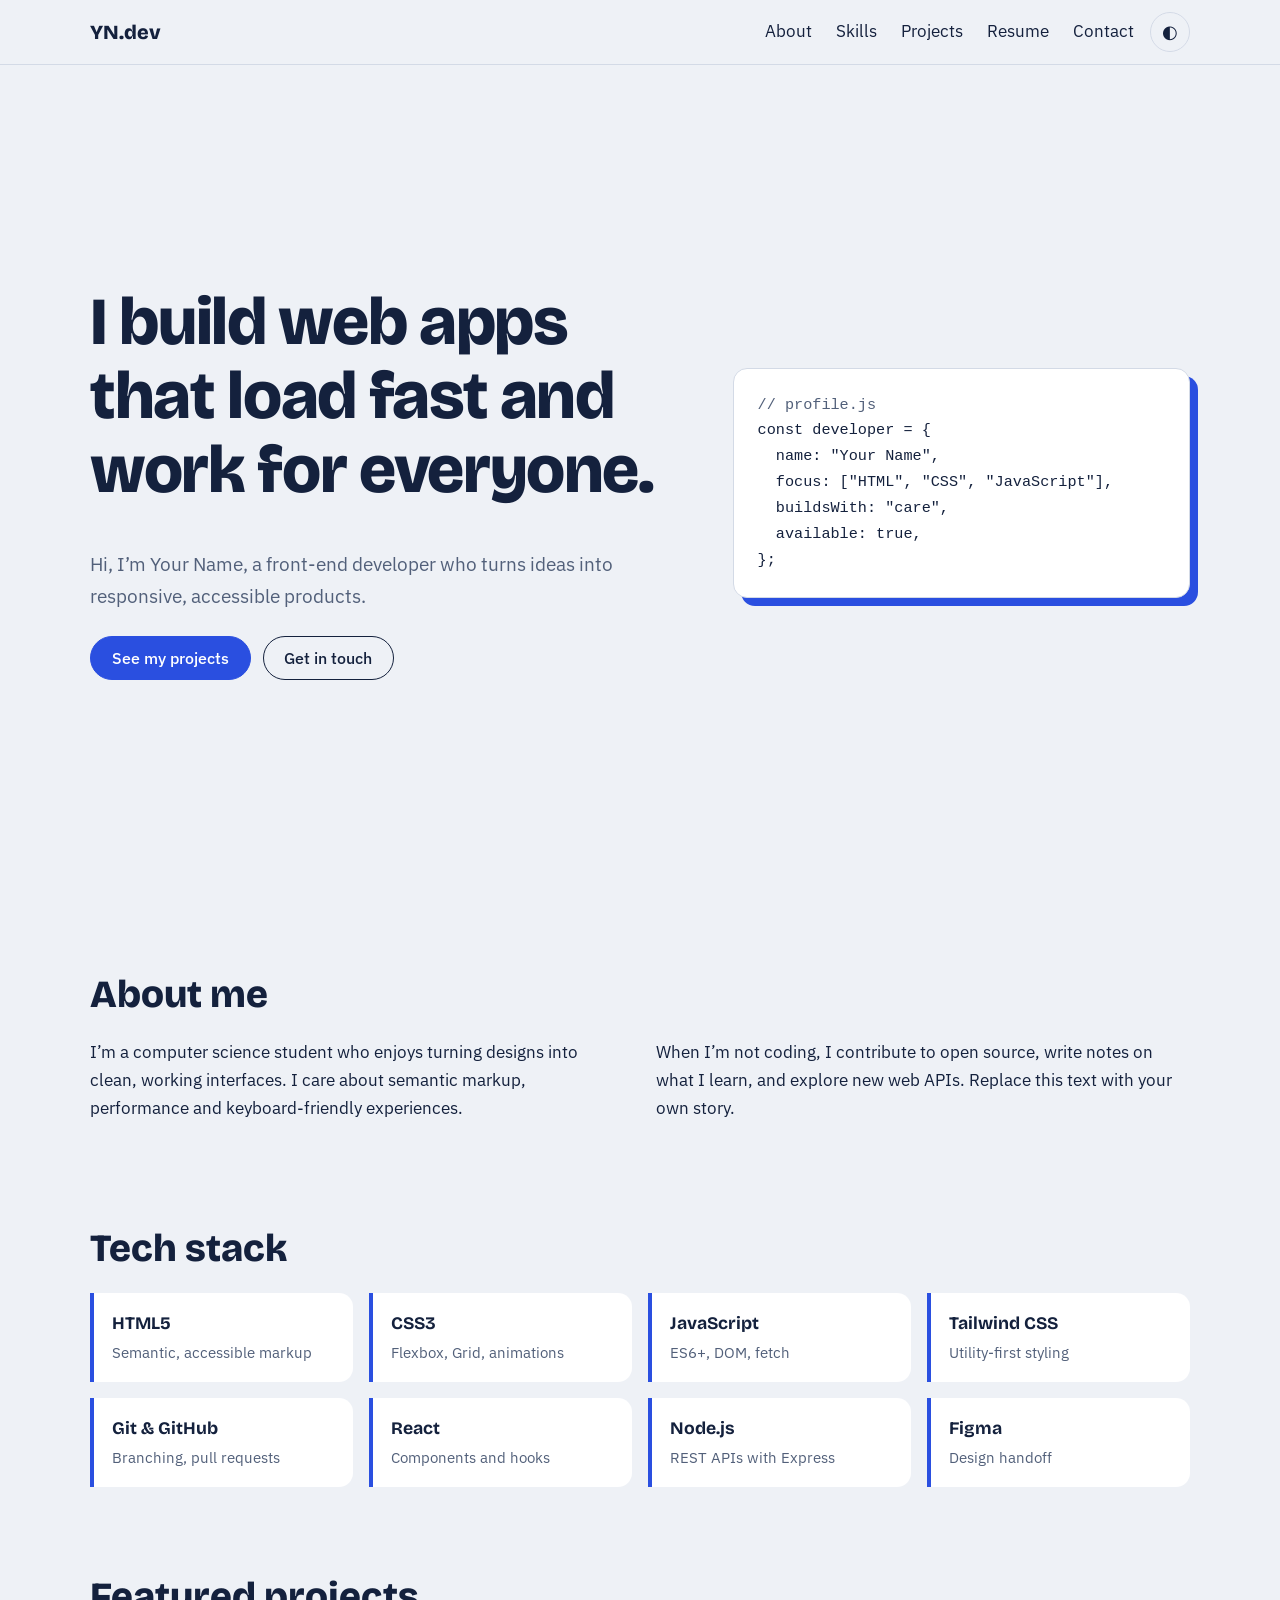
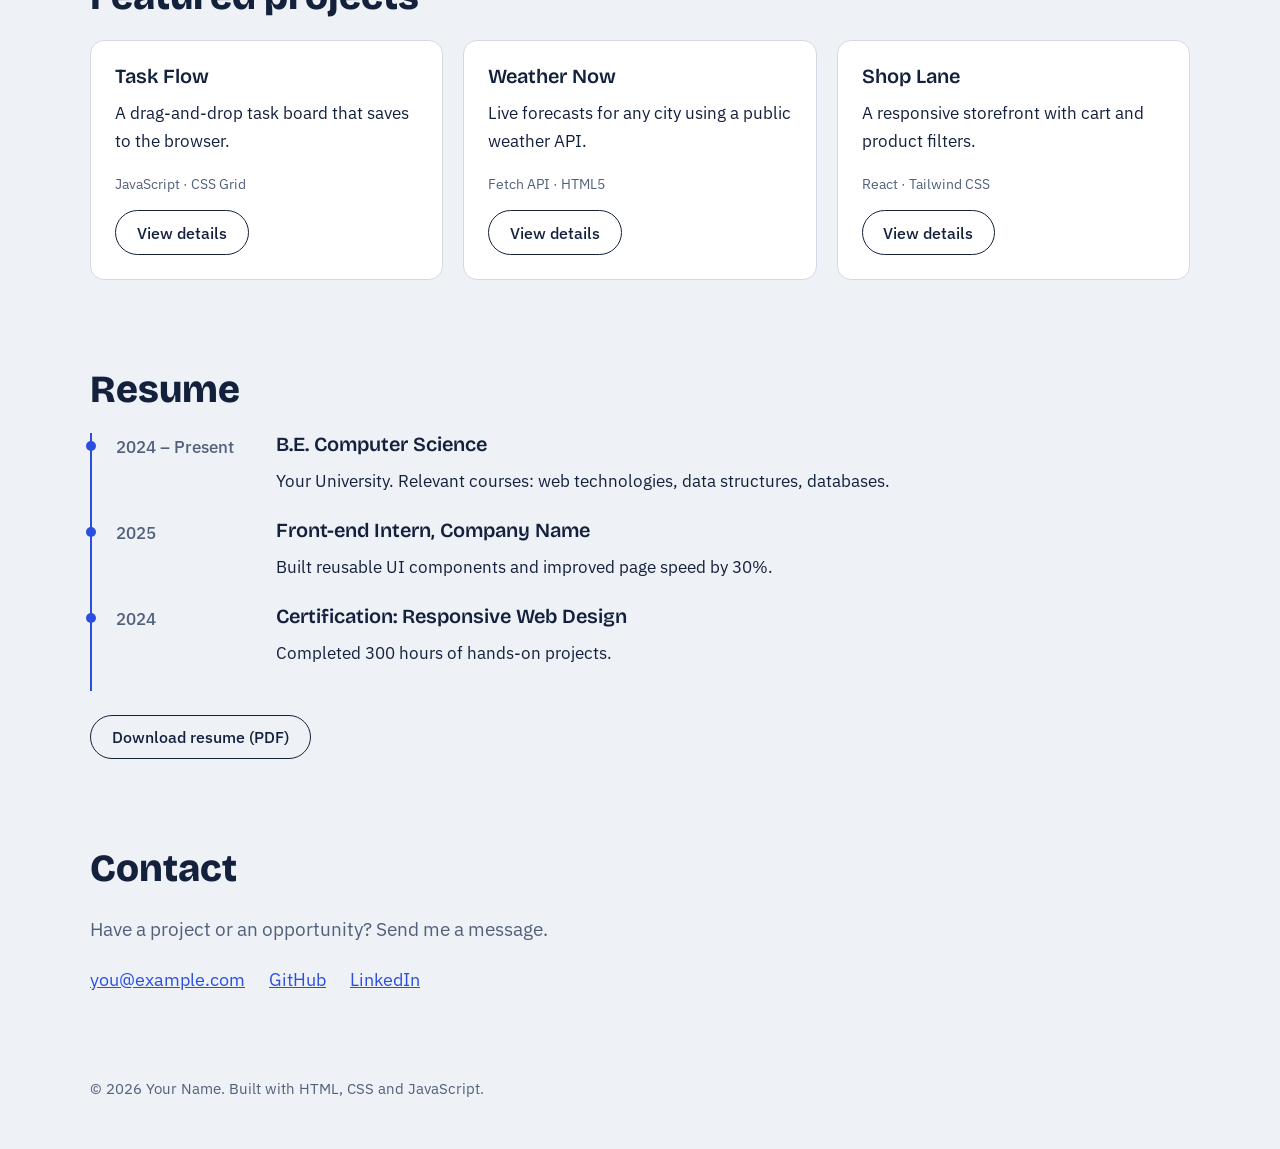
<file: Task-1/index.html>
<!DOCTYPE html>
<html lang="en" data-theme="light">
<head>
<meta charset="UTF-8">
<meta name="viewport" content="width=device-width, initial-scale=1">
<title>Your Name | Developer Portfolio</title>
<meta name="description" content="Portfolio of Your Name, a web developer building fast, accessible, responsive sites.">
<link rel="preconnect" href="https://fonts.googleapis.com">
<link rel="preconnect" href="https://fonts.gstatic.com" crossorigin>
<link href="https://fonts.googleapis.com/css2?family=Bricolage+Grotesque:wght@600;800&family=IBM+Plex+Sans:wght@400;500&display=swap" rel="stylesheet">
<link rel="stylesheet" href="style.css">
<script>try{var t=localStorage.getItem('theme')||(matchMedia('(prefers-color-scheme: dark)').matches?'dark':'light');document.documentElement.dataset.theme=t}catch(e){}</script>
</head>
<body>
<a class="skip" href="#main">Skip to content</a>

<header class="site-header">
  <div class="wrap bar">
    <a href="#home" class="logo">YN.dev</a>
    <nav id="nav" aria-label="Main">
      <a href="#about">About</a><a href="#skills">Skills</a><a href="#projects">Projects</a><a href="#resume">Resume</a><a href="#contact">Contact</a>
    </nav>
    <button id="theme" class="icon-btn" aria-label="Switch to dark theme"><span aria-hidden="true">◐</span></button>
    <button id="menu" class="icon-btn" aria-label="Open menu" aria-expanded="false" aria-controls="nav"><span aria-hidden="true">☰</span></button>
  </div>
</header>

<main id="main">
  <section id="home" class="hero wrap">
    <div>
      <h1>I build web apps that load fast and work for everyone.</h1>
      <p class="lead">Hi, I’m Your Name, a front-end developer who turns ideas into responsive, accessible products.</p>
      <div class="actions">
        <a class="btn primary" href="#projects">See my projects</a>
        <a class="btn" href="#contact">Get in touch</a>
      </div>
    </div>
    <pre class="code" aria-label="Code snippet describing the developer"><code><span class="c">// profile.js</span>
const developer = {
  name: "Your Name",
  focus: ["HTML", "CSS", "JavaScript"],
  buildsWith: "care",
  available: true,
};</code></pre>
  </section>

  <section id="about" class="wrap section">
    <h2>About me</h2>
    <div class="two">
      <p>I’m a computer science student who enjoys turning designs into clean, working interfaces. I care about semantic markup, performance and keyboard-friendly experiences.</p>
      <p>When I’m not coding, I contribute to open source, write notes on what I learn, and explore new web APIs. Replace this text with your own story.</p>
    </div>
  </section>

  <section id="skills" class="wrap section">
    <h2>Tech stack</h2>
    <ul class="skills">
      <li><strong>HTML5</strong><span>Semantic, accessible markup</span></li>
      <li><strong>CSS3</strong><span>Flexbox, Grid, animations</span></li>
      <li><strong>JavaScript</strong><span>ES6+, DOM, fetch</span></li>
      <li><strong>Tailwind CSS</strong><span>Utility-first styling</span></li>
      <li><strong>Git &amp; GitHub</strong><span>Branching, pull requests</span></li>
      <li><strong>React</strong><span>Components and hooks</span></li>
      <li><strong>Node.js</strong><span>REST APIs with Express</span></li>
      <li><strong>Figma</strong><span>Design handoff</span></li>
    </ul>
  </section>

  <section id="projects" class="wrap section">
    <h2>Featured projects</h2>
    <div class="projects">
      <article class="card">
        <h3>Task Flow</h3>
        <p>A drag-and-drop task board that saves to the browser.</p>
        <p class="tags">JavaScript · CSS Grid</p>
        <button class="btn" data-project="0">View details</button>
      </article>
      <article class="card">
        <h3>Weather Now</h3>
        <p>Live forecasts for any city using a public weather API.</p>
        <p class="tags">Fetch API · HTML5</p>
        <button class="btn" data-project="1">View details</button>
      </article>
      <article class="card">
        <h3>Shop Lane</h3>
        <p>A responsive storefront with cart and product filters.</p>
        <p class="tags">React · Tailwind CSS</p>
        <button class="btn" data-project="2">View details</button>
      </article>
    </div>
  </section>

  <section id="resume" class="wrap section">
    <h2>Resume</h2>
    <ol class="timeline">
      <li><time>2024 – Present</time><div><h3>B.E. Computer Science</h3><p>Your University. Relevant courses: web technologies, data structures, databases.</p></div></li>
      <li><time>2025</time><div><h3>Front-end Intern, Company Name</h3><p>Built reusable UI components and improved page speed by 30%.</p></div></li>
      <li><time>2024</time><div><h3>Certification: Responsive Web Design</h3><p>Completed 300 hours of hands-on projects.</p></div></li>
    </ol>
    <a class="btn" href="resume.pdf" download>Download resume (PDF)</a>
  </section>

  <section id="contact" class="wrap section">
    <h2>Contact</h2>
    <p class="lead">Have a project or an opportunity? Send me a message.</p>
    <ul class="links">
      <li><a href="mailto:you@example.com">you@example.com</a></li>
      <li><a href="https://github.com/your-username" target="_blank" rel="noopener">GitHub</a></li>
      <li><a href="https://linkedin.com/in/your-username" target="_blank" rel="noopener">LinkedIn</a></li>
    </ul>
  </section>
</main>

<footer class="wrap foot">© <span id="year"></span> Your Name. Built with HTML, CSS and JavaScript.</footer>

<dialog id="modal" aria-labelledby="m-title">
  <button class="icon-btn close" id="close" aria-label="Close dialog">✕</button>
  <h3 id="m-title"></h3>
  <p id="m-desc"></p>
  <p class="tags" id="m-tech"></p>
  <div class="actions"><a class="btn primary" id="m-live" target="_blank" rel="noopener">Live demo</a><a class="btn" id="m-code" target="_blank" rel="noopener">Source code</a></div>
</dialog>
<script src="script.js"></script>
</body>
</html>
</file>
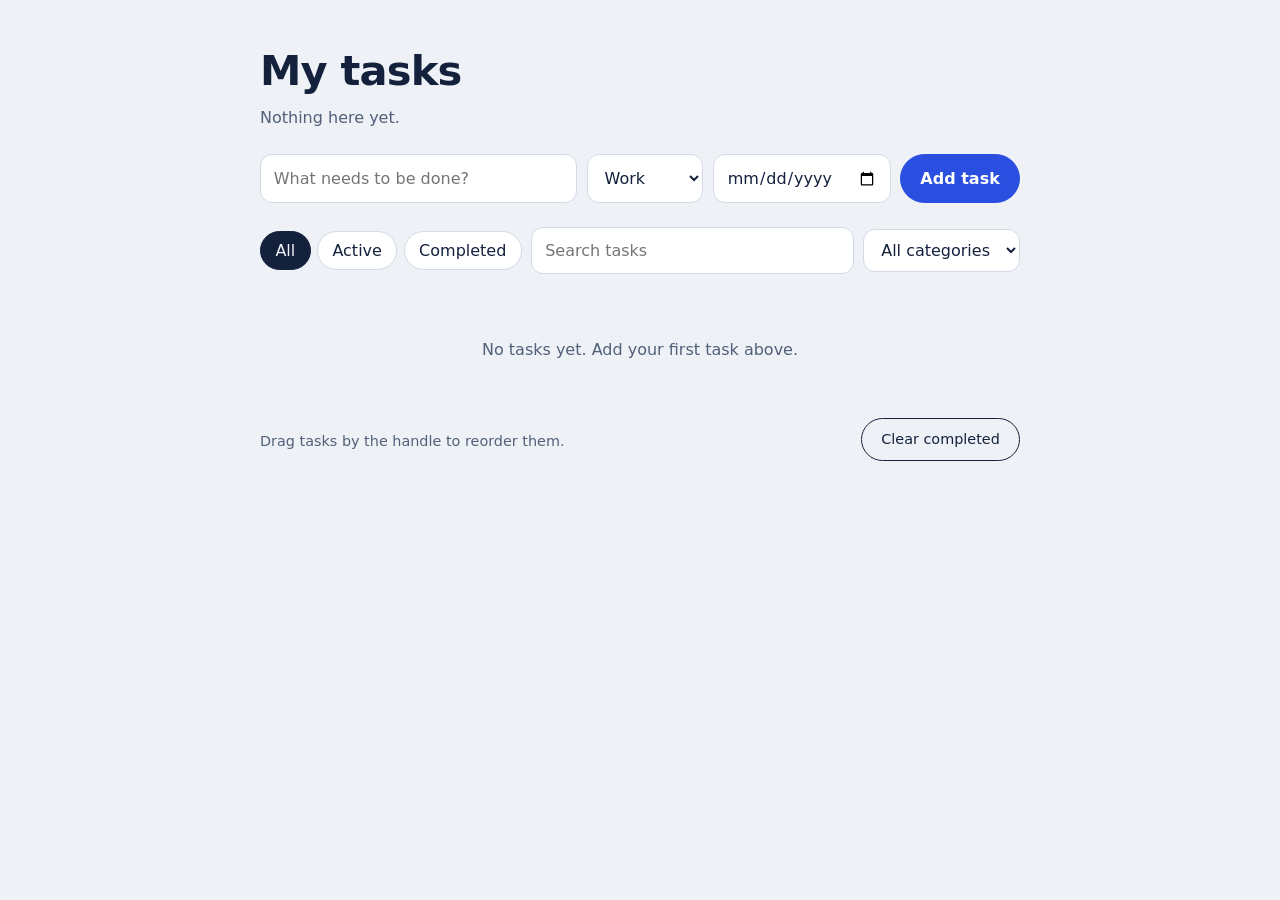
<file: Task-2/index.html>
<!DOCTYPE html>
<html lang="en">
<head>
<meta charset="UTF-8">
<meta name="viewport" content="width=device-width, initial-scale=1">
<title>Task Manager | Plan your day</title>
<meta name="description" content="A task manager with categories, due dates, filters and search. Your tasks are saved in your browser.">
<link rel="stylesheet" href="style.css">
</head>
<body>
<main class="app">
  <header class="top">
    <h1>My tasks</h1>
    <p id="summary" class="muted" aria-live="polite"></p>
  </header>

  <form id="add-form" class="add" autocomplete="off">
    <label class="sr" for="title">Task title</label>
    <input id="title" name="title" type="text" placeholder="What needs to be done?" maxlength="120" required>
    <label class="sr" for="category">Category</label>
    <select id="category" name="category">
      <option>Work</option><option>Personal</option><option>Study</option>
    </select>
    <label class="sr" for="due">Due date</label>
    <input id="due" name="due" type="date">
    <button class="btn primary" type="submit">Add task</button>
  </form>
  <p id="error" class="error" role="alert" hidden></p>

  <div class="tools">
    <div class="filters" role="group" aria-label="Filter by status">
      <button class="chip active" data-filter="all" aria-pressed="true">All</button>
      <button class="chip" data-filter="active" aria-pressed="false">Active</button>
      <button class="chip" data-filter="completed" aria-pressed="false">Completed</button>
    </div>
    <label class="sr" for="search">Search tasks</label>
    <input id="search" type="search" placeholder="Search tasks">
    <label class="sr" for="cat-filter">Filter by category</label>
    <select id="cat-filter">
      <option value="all">All categories</option><option>Work</option><option>Personal</option><option>Study</option>
    </select>
  </div>

  <ul id="list" class="list" aria-label="Task list"></ul>
  <p id="empty" class="empty" hidden></p>

  <footer class="foot">
    <span class="muted">Drag tasks by the handle to reorder them.</span>
    <button id="clear" class="btn" type="button">Clear completed</button>
  </footer>
</main>

<dialog id="edit-dialog" aria-labelledby="edit-title">
  <form id="edit-form" method="dialog">
    <h2 id="edit-title">Edit task</h2>
    <label for="e-title">Title</label>
    <input id="e-title" type="text" maxlength="120" required>
    <label for="e-category">Category</label>
    <select id="e-category"><option>Work</option><option>Personal</option><option>Study</option></select>
    <label for="e-due">Due date</label>
    <input id="e-due" type="date">
    <div class="row">
      <button class="btn" type="button" id="e-cancel">Cancel</button>
      <button class="btn primary" type="submit">Save changes</button>
    </div>
  </form>
</dialog>
<script src="app.js"></script>
</body>
</html>
</file>
<file: Task-1/style.css>
:root{--bg:#eef1f6;--surface:#fff;--ink:#14213d;--muted:#52607a;--line:#d3dae6;--accent:#2a4fe0;--on-accent:#fff;--r:14px}
[data-theme=dark]{--bg:#0e1526;--surface:#16203a;--ink:#e8edf8;--muted:#a3b0cc;--line:#2a3757;--accent:#8aa8ff;--on-accent:#0e1526}
*{box-sizing:border-box}
html{scroll-behavior:smooth;scroll-padding-top:5rem}
body{margin:0;background:var(--bg);color:var(--ink);font:400 1.0625rem/1.65 "IBM Plex Sans",system-ui,sans-serif;transition:background .25s,color .25s}
h1,h2,h3{font-family:"Bricolage Grotesque",system-ui,sans-serif;line-height:1.1;margin:0 0 .6em}
h1{font-size:clamp(2.2rem,6vw,4.2rem);font-weight:800;letter-spacing:-.02em}
h2{font-size:clamp(1.7rem,4vw,2.4rem);font-weight:800}
h3{font-size:1.25rem;font-weight:600}
p{margin:0 0 1em;max-width:62ch}
a{color:var(--accent)}
:focus-visible{outline:3px solid var(--accent);outline-offset:3px}
.wrap{width:min(1100px,100% - 2.5rem);margin-inline:auto}
.section{padding:4.5rem 0 1rem}
.skip{position:absolute;left:-999px}.skip:focus{left:1rem;top:1rem;background:var(--surface);padding:.5rem 1rem;z-index:99}
.lead{font-size:1.2rem;color:var(--muted)}

.site-header{position:sticky;top:0;z-index:10;background:color-mix(in srgb,var(--bg) 88%,transparent);backdrop-filter:blur(8px);border-bottom:1px solid var(--line)}
.bar{display:flex;align-items:center;gap:1rem;height:4rem}
.logo{font:800 1.25rem "Bricolage Grotesque",sans-serif;color:var(--ink);text-decoration:none;margin-right:auto}
nav{display:flex;gap:1.5rem}
nav a{color:var(--ink);text-decoration:none;padding:.25rem 0;border-bottom:2px solid transparent}
nav a:hover,nav a.active{border-color:var(--accent)}
.icon-btn{background:none;border:1px solid var(--line);color:var(--ink);width:2.5rem;height:2.5rem;border-radius:50%;font-size:1.1rem;cursor:pointer}
#menu{display:none}

.hero{display:grid;grid-template-columns:1.3fr 1fr;gap:3rem;align-items:center;min-height:calc(100vh - 4rem);padding:3rem 0}
.actions{display:flex;flex-wrap:wrap;gap:.75rem;margin-top:1.5rem}
.btn{display:inline-block;font:500 1rem "IBM Plex Sans",sans-serif;padding:.7rem 1.3rem;border-radius:999px;border:1.5px solid var(--ink);background:none;color:var(--ink);text-decoration:none;cursor:pointer;transition:transform .15s,background .15s}
.btn:hover{transform:translateY(-2px)}
.btn.primary{background:var(--accent);border-color:var(--accent);color:var(--on-accent)}
.code{margin:0;padding:1.5rem;background:var(--surface);border:1px solid var(--line);border-radius:var(--r);font:.95rem/1.7 ui-monospace,Consolas,monospace;overflow-x:auto;box-shadow:8px 8px 0 var(--accent)}
.code .c{color:var(--muted)}

.two{display:grid;grid-template-columns:1fr 1fr;gap:2rem}
.skills{list-style:none;margin:0;padding:0;display:grid;grid-template-columns:repeat(auto-fill,minmax(210px,1fr));gap:1rem}
.skills li{border-left:4px solid var(--accent);background:var(--surface);padding:1rem 1.1rem;border-radius:0 var(--r) var(--r) 0}
.skills strong{display:block;font-family:"Bricolage Grotesque",sans-serif;font-size:1.1rem}
.skills span{color:var(--muted);font-size:.95rem}

.projects{display:grid;grid-template-columns:repeat(auto-fit,minmax(260px,1fr));gap:1.25rem}
.card{background:var(--surface);border:1px solid var(--line);border-radius:var(--r);padding:1.5rem;display:flex;flex-direction:column}
.card .btn{margin-top:auto;align-self:flex-start}
.tags{color:var(--muted);font-size:.9rem}

.timeline{list-style:none;margin:0 0 1.5rem;padding:0 0 0 1.5rem;border-left:2px solid var(--accent)}
.timeline li{display:grid;grid-template-columns:9rem 1fr;gap:1rem;padding:0 0 1.5rem;position:relative}
.timeline li::before{content:"";position:absolute;left:calc(-1.5rem - 6px);top:.5rem;width:10px;height:10px;border-radius:50%;background:var(--accent)}
.timeline time{color:var(--muted);font-weight:500}
.timeline p{margin:0}
.links{list-style:none;padding:0;display:flex;flex-wrap:wrap;gap:1.5rem;font-size:1.15rem}
.foot{padding:3rem 0;color:var(--muted);font-size:.95rem}

dialog{width:min(520px,100% - 2rem);border:1px solid var(--line);border-radius:var(--r);background:var(--surface);color:var(--ink);padding:2rem;position:relative}
dialog::backdrop{background:rgba(5,10,25,.6)}
dialog[open]{animation:pop .2s ease-out}
.close{position:absolute;right:1rem;top:1rem}
@keyframes pop{from{opacity:0;transform:scale(.96)}}

@media (max-width:760px){
  #menu{display:block}
  nav{position:absolute;top:4rem;left:0;right:0;flex-direction:column;gap:0;background:var(--bg);border-bottom:1px solid var(--line);padding:.5rem 1.25rem;display:none}
  nav.open{display:flex}
  nav a{padding:.8rem 0}
  .hero,.two{grid-template-columns:1fr}
  .hero{min-height:auto}
  .timeline li{grid-template-columns:1fr;gap:.2rem}
}
@media (prefers-reduced-motion:reduce){html{scroll-behavior:auto}*{transition:none!important;animation:none!important}}
</file>
<file: Task-2/style.css>
:root{--bg:#eef1f6;--surface:#fff;--ink:#14213d;--muted:#52607a;--line:#d3dae6;--accent:#2a4fe0;--on-accent:#fff;--danger:#c0332b;--ok:#1f8a4c;--work:#2a4fe0;--personal:#b5469a;--study:#c27a00;--r:12px}
@media (prefers-color-scheme:dark){:root{--bg:#0e1526;--surface:#16203a;--ink:#e8edf8;--muted:#a3b0cc;--line:#2a3757;--accent:#8aa8ff;--on-accent:#0e1526;--danger:#ff8a80;--ok:#6fdc9b;--work:#8aa8ff;--personal:#f090d6;--study:#f0b84a}}
*{box-sizing:border-box}
body{margin:0;background:var(--bg);color:var(--ink);font:400 1rem/1.5 system-ui,-apple-system,"Segoe UI",Roboto,sans-serif}
.app{width:min(760px,100% - 2rem);margin:0 auto;padding:2.5rem 0 3rem}
h1{font-size:clamp(1.8rem,5vw,2.6rem);margin:0;letter-spacing:-.02em}
h2{margin:0 0 1rem}
.muted{color:var(--muted);margin:.25rem 0 0}
.sr{position:absolute;width:1px;height:1px;overflow:hidden;clip:rect(0 0 0 0)}
:focus-visible{outline:3px solid var(--accent);outline-offset:2px}
input,select,button{font:inherit;color:inherit}
input,select{background:var(--surface);border:1.5px solid var(--line);border-radius:var(--r);padding:.65rem .8rem;min-width:0}
input:focus,select:focus{border-color:var(--accent)}
.add{display:grid;grid-template-columns:1fr auto auto auto;gap:.6rem;margin:1.5rem 0 .5rem}
.error{color:var(--danger);margin:.25rem 0 0}
.btn{border:1.5px solid var(--ink);background:none;border-radius:999px;padding:.6rem 1.2rem;cursor:pointer;transition:transform .15s}
.btn:hover{transform:translateY(-1px)}
.btn.primary{background:var(--accent);border-color:var(--accent);color:var(--on-accent);font-weight:600}
.tools{display:flex;flex-wrap:wrap;gap:.6rem;align-items:center;margin:1.5rem 0 1rem}
.tools input[type=search]{flex:1;min-width:140px}
.filters{display:flex;gap:.4rem}
.chip{border:1.5px solid var(--line);background:var(--surface);border-radius:999px;padding:.4rem .9rem;cursor:pointer}
.chip.active{background:var(--ink);color:var(--bg);border-color:var(--ink)}

.list{list-style:none;margin:0;padding:0;display:grid;gap:.6rem}
.task{display:flex;align-items:center;gap:.75rem;background:var(--surface);border:1px solid var(--line);border-left:5px solid var(--cat,var(--accent));border-radius:var(--r);padding:.75rem .9rem;animation:enter .25s ease-out;transition:opacity .3s,transform .3s}
.task[data-cat=Work]{--cat:var(--work)}.task[data-cat=Personal]{--cat:var(--personal)}.task[data-cat=Study]{--cat:var(--study)}
.task.dragging{opacity:.4}
.task.drop-target{outline:2px dashed var(--accent)}
.task.removing{opacity:0;transform:translateX(30px)}
.handle{cursor:grab;color:var(--muted);user-select:none;padding:0 .2rem;touch-action:none}
.task input[type=checkbox]{width:1.3rem;height:1.3rem;accent-color:var(--ok);flex:none}
.body{flex:1;min-width:0}
.name{display:inline;word-break:break-word;background:linear-gradient(currentColor,currentColor) 0 55%/0 2px no-repeat;transition:background-size .3s,color .3s}
.task.done .name{background-size:100% 2px;color:var(--muted)}
.task.done{animation:pulse .4s ease-out}
.meta{display:flex;flex-wrap:wrap;gap:.2rem .8rem;font-size:.85rem;color:var(--muted)}
.cat{color:var(--cat);font-weight:600}
.overdue{color:var(--danger);font-weight:600}
.icon{background:none;border:1px solid var(--line);border-radius:8px;padding:.3rem .6rem;cursor:pointer;font-size:.85rem}
.icon:hover{border-color:var(--accent)}
.icon.del:hover{border-color:var(--danger);color:var(--danger)}
.empty{text-align:center;color:var(--muted);padding:2rem 0}
.foot{display:flex;justify-content:space-between;align-items:center;gap:1rem;flex-wrap:wrap;margin-top:1.5rem;font-size:.9rem}

dialog{width:min(420px,100% - 2rem);border:1px solid var(--line);border-radius:var(--r);background:var(--surface);color:var(--ink);padding:1.5rem}
dialog::backdrop{background:rgba(5,10,25,.6)}
dialog label{display:block;font-weight:600;margin:.8rem 0 .25rem}
dialog input,dialog select{width:100%}
.row{display:flex;justify-content:flex-end;gap:.6rem;margin-top:1.3rem}
@keyframes enter{from{opacity:0;transform:translateY(-6px)}}
@keyframes pulse{50%{transform:scale(1.02)}}
@media (max-width:640px){
  .add{grid-template-columns:1fr 1fr}
  .add #title{grid-column:1/-1}
  .add .btn{grid-column:1/-1}
  .task{flex-wrap:wrap}
  .body{flex-basis:calc(100% - 7rem)}
}
@media (prefers-reduced-motion:reduce){*{animation:none!important;transition:none!important}}
</file>
